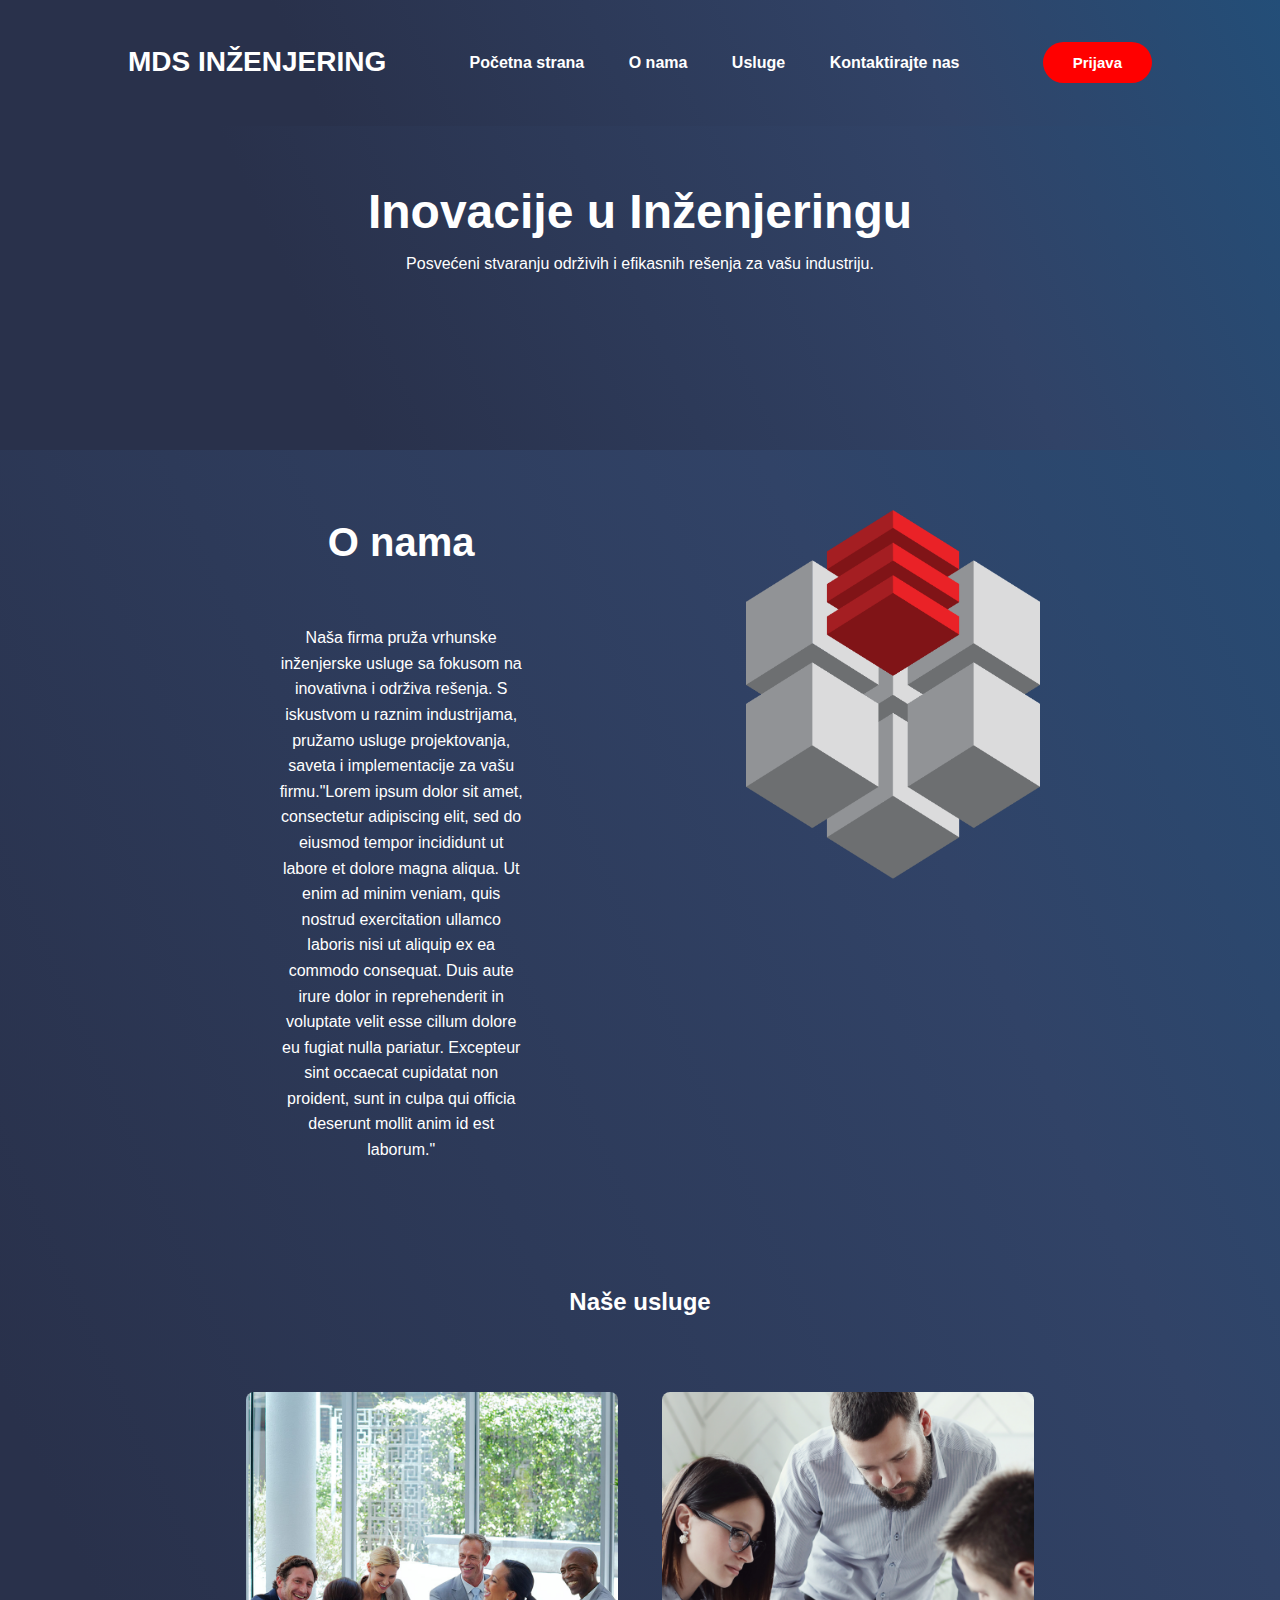
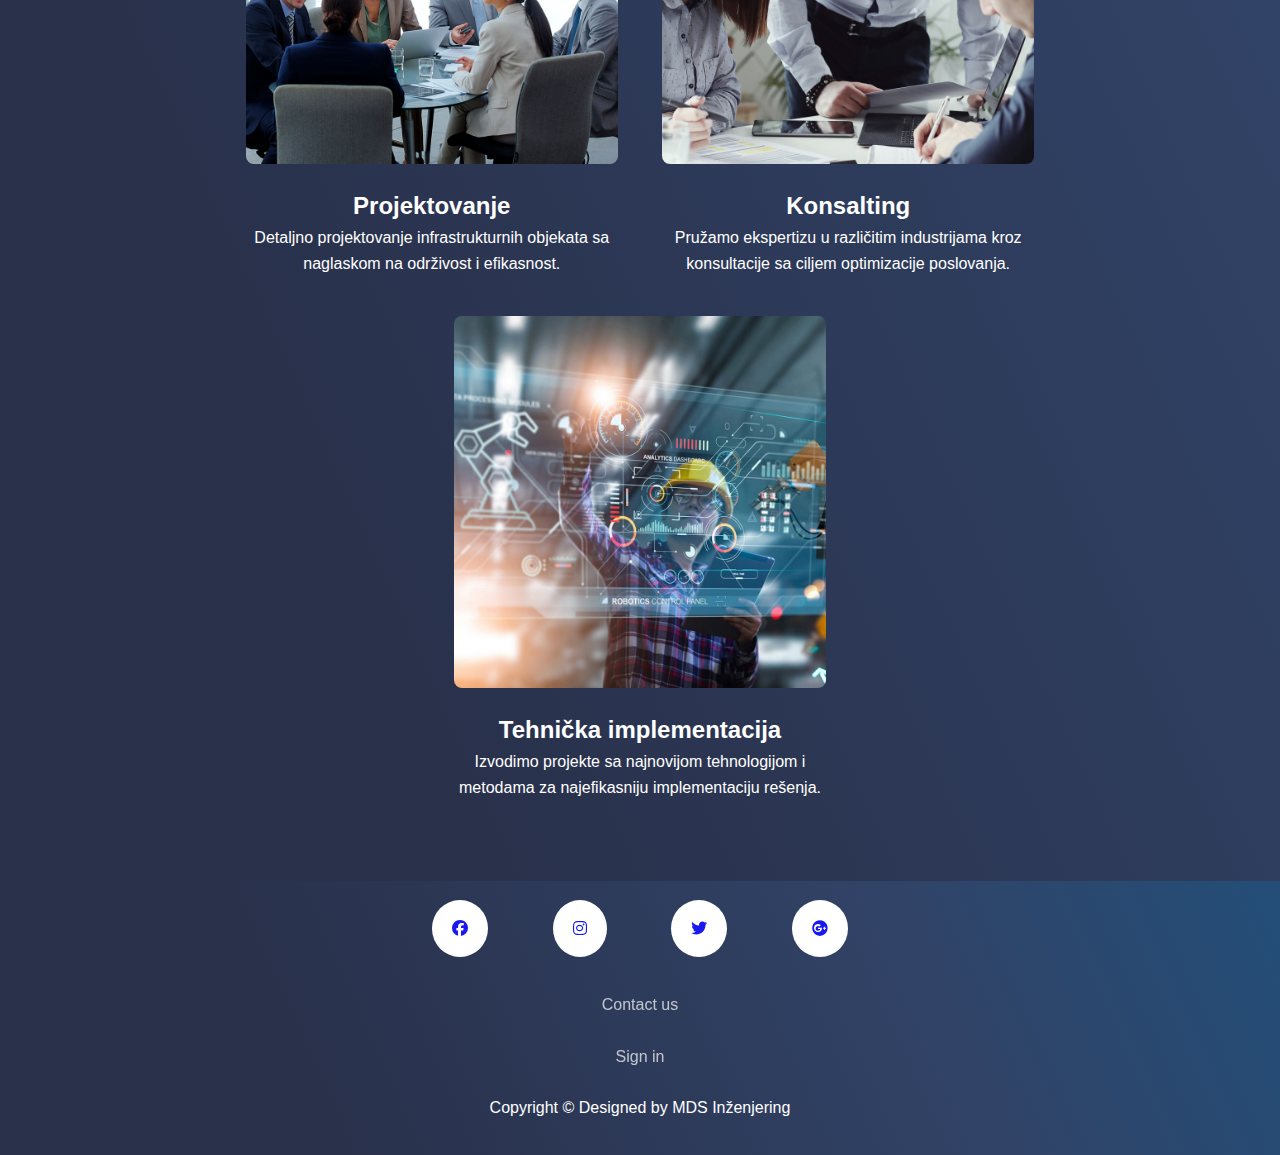
<file: stranica 1/index.html>
<!DOCTYPE html>
<html lang="en">
<head>
    <meta charset="UTF-8">
    <meta name="viewport" content="width=device-width, initial-scale=1.0">
    <title>Početna - Inženjerska Firma</title>
    <link rel="stylesheet" href="styles.css">
    <link rel="stylesheet" href="https://cdnjs.cloudflare.com/ajax/libs/font-awesome/6.7.2/css/all.min.css" 
    integrity="sha512-Evv84Mr4kqVGRNSgIGL/F/aIDqQb7xQ2vcrdIwxfjThSH8CSR7PBEakCr51Ck+w+/U6swU2Im1vVX0SVk9ABhg==" 
    crossorigin="anonymous" referrerpolicy="no-referrer" />
</head>
<body>
    <header>
        <nav>
   
           <h2 class="logo">MDS Inženjering</h2> 
   
           <ul class="linkovi">
   
               <li><a href="#">Početna strana</a></li>
               <li><a href="../stranica 2/index.html">O nama</a></li>
               <li><a href="../stranica 3/index.html">Usluge</a></li>
               <li><a href="../stranica 4/index.html">Kontaktirajte nas</a></li> 
   
           </ul>
   
           <button class="btn" type="button" onclick="location.href='../stranica 5/index.html'">Prijava</button>
   
       </nav>
   </header>


    <section id="home" class="naslov">
        <div class="naslov-sadrzaj">
            <h1>Inovacije u Inženjeringu</h1>
            <p>Posvećeni stvaranju održivih i efikasnih rešenja za vašu industriju.</p>
        </div>
    </section>


    <section id="about" class="about">
        <div class="about-text">
            <h2>O nama</h2>
            <br><br>
            <p>Naša firma pruža vrhunske inženjerske usluge sa fokusom na inovativna i održiva rešenja. S iskustvom u raznim industrijama, 
                pružamo usluge projektovanja, saveta i implementacije za vašu firmu."Lorem ipsum dolor sit amet, consectetur adipiscing 
                elit, sed do eiusmod tempor incididunt ut labore et dolore magna aliqua. Ut enim ad minim veniam, quis nostrud exercitation 
                ullamco laboris nisi ut aliquip ex ea commodo consequat. Duis aute irure dolor in reprehenderit in voluptate velit esse 
                cillum dolore eu fugiat nulla pariatur. Excepteur sint occaecat cupidatat non proident, sunt in culpa qui officia deserunt 
                mollit anim id est laborum."</p>
        </div>
        <div class="about-image">
            <img src="slike/Logo.png" alt="Tim">
        </div>
    </section>

   
    <section id="services" class="services">
        <h2>Naše usluge</h2>
        <br><br>
        <div class="service-item">
            <img src="slike/slider6.jpg" alt="Projektovanje">
            <h3>Projektovanje</h3>
            <p>Detaljno projektovanje infrastrukturnih objekata sa naglaskom na održivost i efikasnost.</p>
        </div>
        <div class="service-item">
            <img src="slike/kon.jpg" alt="Konsalting">
            <h3>Konsalting</h3>
            <p>Pružamo ekspertizu u različitim industrijama kroz konsultacije sa ciljem optimizacije poslovanja.</p>
        </div>
        <div class="service-item">
            <img src="slike/impl.jpg" alt="Tehnička implementacija">
            <h3>Tehnička implementacija</h3>
            <p>Izvodimo projekte sa najnovijom tehnologijom i metodama za najefikasniju implementaciju rešenja.</p>
        </div>
    </section>

    <footer>
        <div class="footerContainer">
            <div class="ikonice">
                <a href="https://facebook.com" target="_blank"><i class="fa-brands fa-facebook"></i></a>
                <a href="https://www.instagram.com/mds_ing/" target="_blank"><i class="fa-brands fa-instagram"></i></a>
                <a href="https://twitter.com" target="_blank"><i class="fa-brands fa-twitter"></i></a>
                <a href="https://support.google.com/answer/2451065?hl=en" target="_blank"><i class="fa-brands fa-google-plus"></i></a>
            </div>
            <br><br><br>
            <div class="navLinks">
                <ul>
                    <li><a href="../stranica 4/index.html" target="_blank">Contact us</a></li>
                    <br>
                    <li><a href="../stranica 5/index.html" target="_blank">Sign in</a></li>
                </ul>
            </div>
    
            <br>
    
            <div class="copyRights">
                <p>Copyright &copy; Designed by MDS Inženjering</p>
            </div>
    
    
        </div>
    
    </footer>

</body>
</html>
</file>
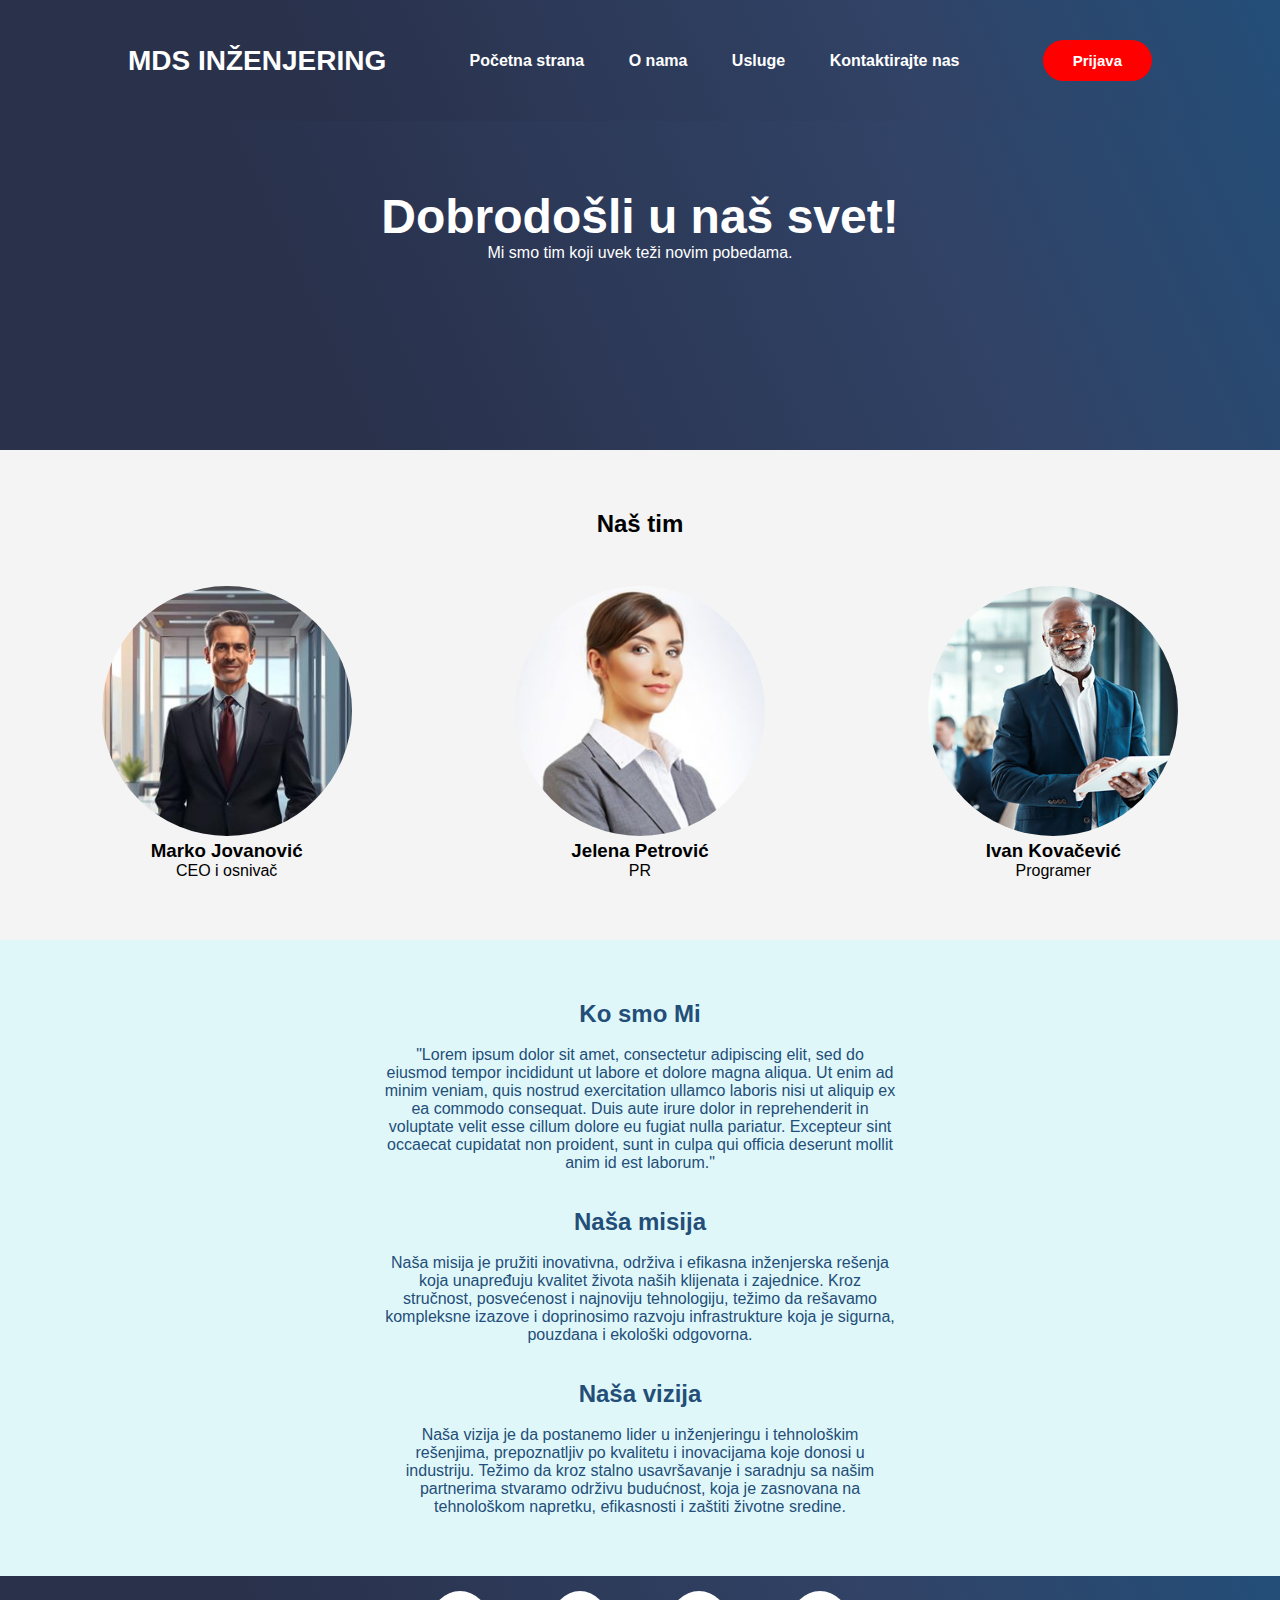
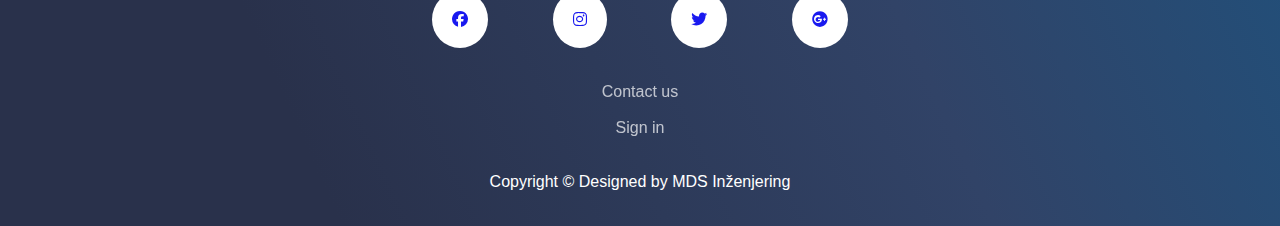
<file: stranica 2/index.html>
<!DOCTYPE html>
<html lang="hr">
<head>
    <meta charset="UTF-8">
    <meta name="viewport" content="width=device-width, initial-scale=1.0">
    <title>About Page</title>
    <link rel="stylesheet" href="style.css">
    <link rel="stylesheet" href="https://cdnjs.cloudflare.com/ajax/libs/font-awesome/6.7.2/css/all.min.css" 
    integrity="sha512-Evv84Mr4kqVGRNSgIGL/F/aIDqQb7xQ2vcrdIwxfjThSH8CSR7PBEakCr51Ck+w+/U6swU2Im1vVX0SVk9ABhg==" 
    crossorigin="anonymous" referrerpolicy="no-referrer" />
</head>
<body>
    <header>
      <div>
        <nav>
   
           <!-- <img src="slike/MDS_LOGO.jpeg.svg" class="logo">-->
   
           <h2 class="logo">MDS Inženjering</h2> 
   
           <ul class="linkovi">
   
               <li><a href="../stranica 1/index.html">Početna strana</a></li>
               <li><a href="#">O nama</a></li>
               <li><a href="../stranica 3/index.html">Usluge</a></li>
               <li><a href="../stranica 4/index.html">Kontaktirajte nas</a></li> 
   
           </ul>
   
           <button class="btn" type="button" onclick="location.href='../stranica 5/index.html'">Prijava</button>
   
       </nav>
    </div>
    </header>

    <section id="section1" class="hero">
        <div class="hero-content">
            <h1>Dobrodošli u naš svet!</h1>
            <p>Mi smo tim koji uvek teži novim pobedama.</p>
        </div>
    </section>

    <section id="section2" class="team">
        <h2>Naš tim</h2>
        <br>
        <div class="team-container">
            <div class="team-member">
                <img src="../stranica 2/slike/man2.jpg" alt="Clan 1">
                <h3>Marko Jovanović</h3>
                <p>CEO i osnivač</p>
            </div>
            <div class="team-member">
                <img src="../stranica 2/slike/woman1.jpg" alt="Clan 2">
                <h3>Jelena Petrović</h3>
                <p>PR</p>
            </div>
            <div class="team-member">
                <img src="../stranica 2/slike/man3.jpg" alt="Clan 3">
                <h3>Ivan Kovačević</h3>
                <p>Programer</p>
            </div>
        </div>
    </section>

    <section id="section3" class="misijaVizija">
        <h2>Ko smo Mi</h2>
        <br>
        <p>"Lorem ipsum dolor sit amet, consectetur adipiscing elit, sed do 
            eiusmod tempor incididunt ut labore et dolore magna aliqua. Ut 
            enim ad minim veniam, quis nostrud exercitation ullamco laboris 
            nisi ut aliquip ex ea commodo consequat. Duis aute irure dolor 
            in reprehenderit in voluptate velit esse cillum dolore eu fugiat 
            nulla pariatur. Excepteur sint occaecat cupidatat non proident, 
            sunt in culpa qui officia deserunt mollit anim id est laborum."
        </p>

        <br>
        <br>

        <h2>Naša misija</h2>
        <br>
        <p>Naša misija je pružiti inovativna, održiva i efikasna inženjerska 
            rešenja koja unapređuju kvalitet života naših klijenata i 
            zajednice. Kroz stručnost, posvećenost i najnoviju tehnologiju, 
            težimo da rešavamo kompleksne izazove i doprinosimo razvoju 
            infrastrukture koja je sigurna, pouzdana i ekološki odgovorna.
        </p>

        <br>
        <br>

        <h2>Naša vizija</h2>
        <br>
        <p>Naša vizija je da postanemo lider u inženjeringu i tehnološkim 
            rešenjima, prepoznatljiv po kvalitetu i inovacijama koje donosi 
            u industriju. Težimo da kroz stalno usavršavanje i saradnju sa 
            našim partnerima stvaramo održivu budućnost, koja je zasnovana 
            na tehnološkom napretku, efikasnosti i zaštiti životne sredine.
        </p>

    </section>

    <footer>
        <div class="footerContainer">
            <div class="ikonice">
                <a href="https://facebook.com" target="_blank"><i class="fa-brands fa-facebook"></i></a>
                <a href="https://www.instagram.com/mds_ing/" target="_blank"><i class="fa-brands fa-instagram"></i></a>
                <a href="https://twitter.com" target="_blank"><i class="fa-brands fa-twitter"></i></a>
                <a href="https://support.google.com/answer/2451065?hl=en" target="_blank"><i class="fa-brands fa-google-plus"></i></a>
            </div>
            <br><br><br><br>

            <div class="navLinks">
                <ul>
                    <li><a href="../stranica 4/index.html" target="_blank">Contact us</a></li>
                    <br>
                    <li><a href="../stranica 5/index.html" target="_blank">Sign in</a></li>
                </ul>
            </div>

            <br>
            <br>

            <div class="copyRights">
                <p>Copyright &copy; Designed by MDS Inženjering</p>
            </div>


        </div>

    </footer>


   
  
   
</body>
</html>
</file>
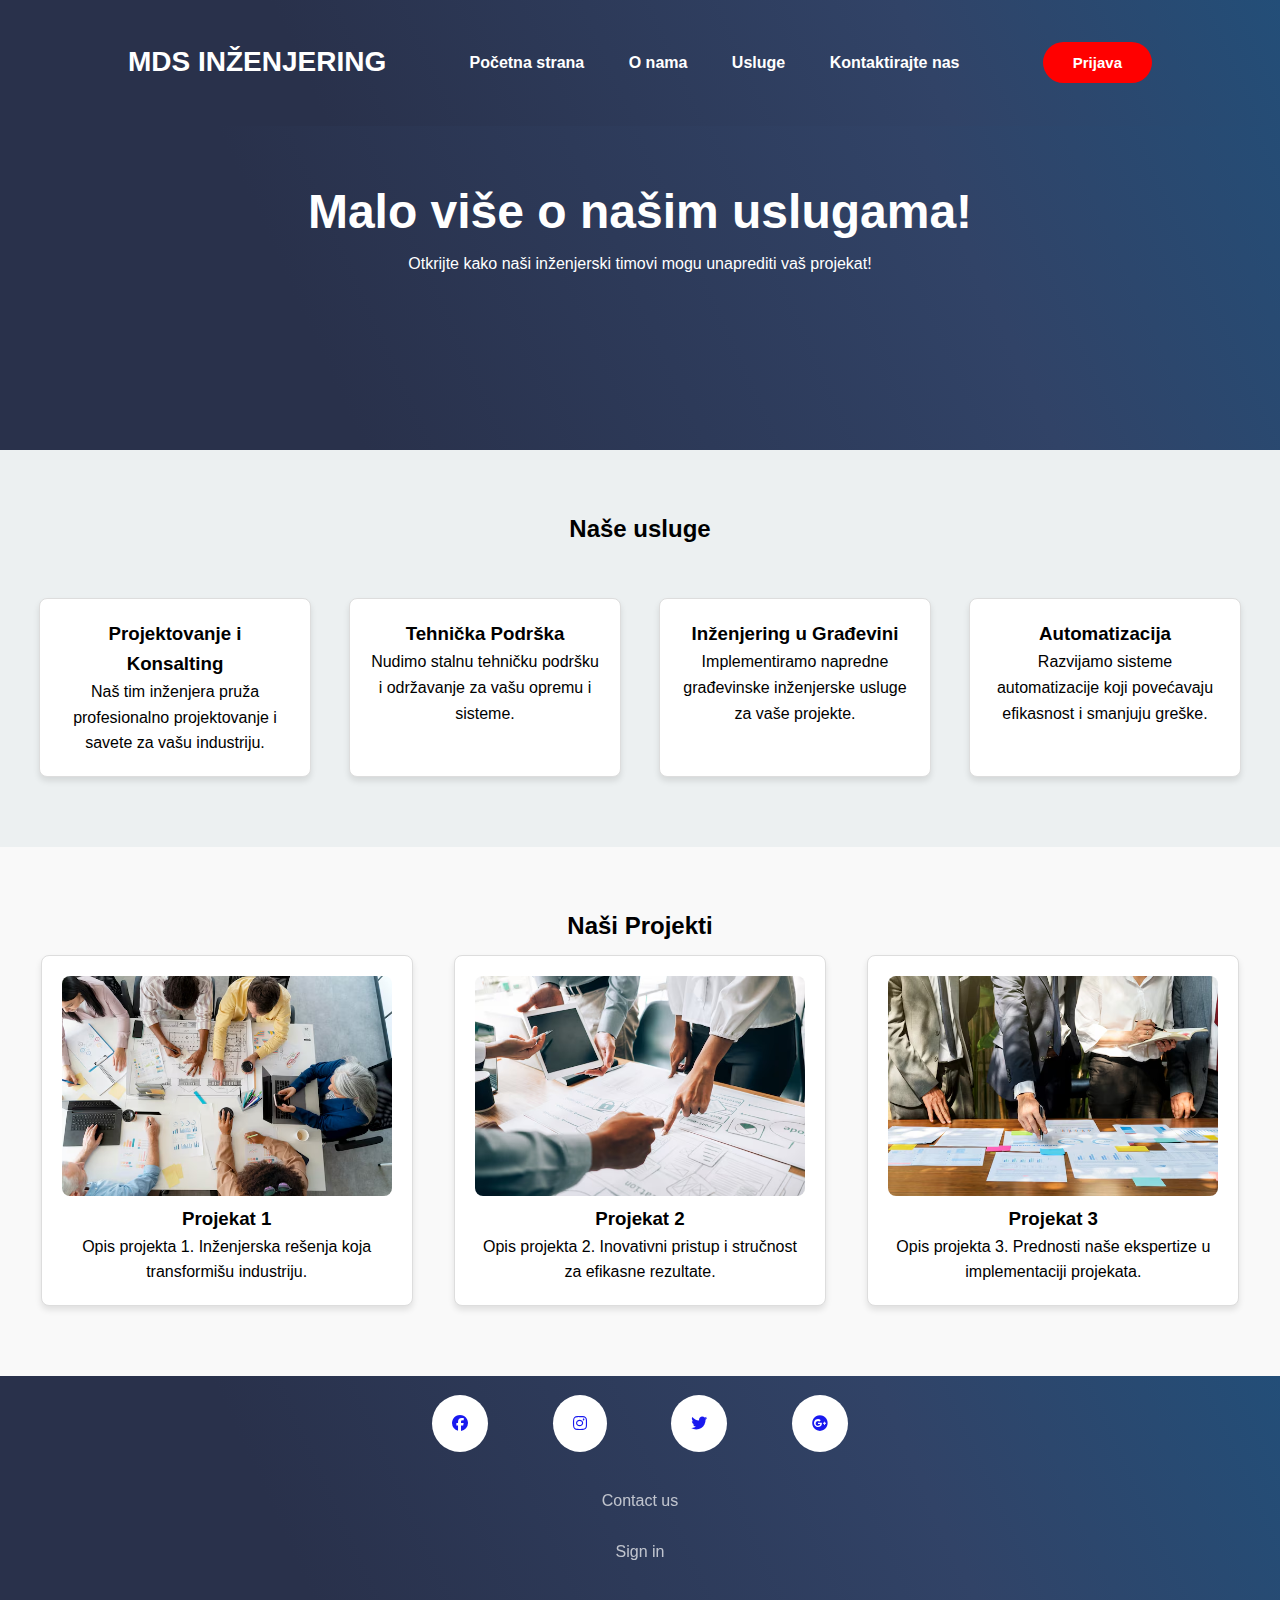
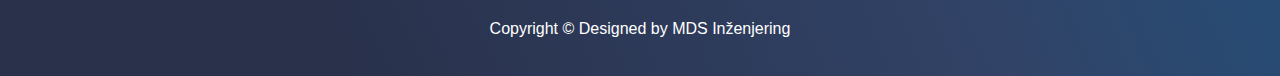
<file: stranica 3/index.html>
<!DOCTYPE html>
<html lang="en">
<head>
    <meta charset="UTF-8">
    <meta name="viewport" content="width=device-width, initial-scale=1.0">
    <title>Naše Usluge - Inženjerska Firma</title>
    <link rel="stylesheet" href="style.css">
    <link rel="stylesheet" href="https://cdnjs.cloudflare.com/ajax/libs/font-awesome/6.7.2/css/all.min.css" 
    integrity="sha512-Evv84Mr4kqVGRNSgIGL/F/aIDqQb7xQ2vcrdIwxfjThSH8CSR7PBEakCr51Ck+w+/U6swU2Im1vVX0SVk9ABhg==" 
    crossorigin="anonymous" referrerpolicy="no-referrer" />
</head>
<body>
    <header>
        <div>
          <nav>
     
             <!-- <img src="slike/MDS_LOGO.jpeg.svg" class="logo">-->
     
             <h2 class="logo">MDS Inženjering</h2> 
     
             <ul class="linkovi">
     
                 <li><a href="../stranica 1/index.html">Početna strana</a></li>
                 <li><a href="../stranica 2/index.html">O nama</a></li>
                 <li><a href="#">Usluge</a></li>
                 <li><a href="../stranica 4/index.html">Kontaktirajte nas</a></li> 
     
             </ul>
     
             <button class="btn" type="button" onclick="location.href='../stranica 5/index.html'">Prijava</button>
     
         </nav>
      </div>
      </header>

    <section id="section1" class="naslov">
        <div class="naslov-sadrzaj">
            <h1>Malo više o našim uslugama!</h1>
            <p>Otkrijte kako naši inženjerski timovi mogu unaprediti vaš projekat!</p>
        </div>
    </section>

    <section id="section2" class="usluge">
        <h2>Naše usluge</h2>
        <div class="usluge-container">
            <div class="service-card" id="service1">
                <h3>Projektovanje i Konsalting</h3>
                <p>Naš tim inženjera pruža profesionalno projektovanje i savete za vašu industriju.</p>
            </div>
            <div class="service-card" id="service2">
                <h3>Tehnička Podrška</h3>
                <p>Nudimo stalnu tehničku podršku i održavanje za vašu opremu i sisteme.</p>
            </div>
            <div class="service-card" id="service3">
                <h3>Inženjering u Građevini</h3>
                <p>Implementiramo napredne građevinske inženjerske usluge za vaše projekte.</p>
            </div>
            <div class="service-card" id="service4">
                <h3>Automatizacija</h3>
                <p>Razvijamo sisteme automatizacije koji povećavaju efikasnost i smanjuju greške.</p>
            </div>
        </div>
    </section>

    <section id="section3" class="projekti">
        <h2>Naši Projekti</h2>
        <div class="projekti-container">
            <div class="project-card">
                <img src="slike/pro1.avif" alt="Project 1">
                <h3>Projekat 1</h3>
                <p>Opis projekta 1. Inženjerska rešenja koja transformišu industriju.</p>
            </div>
            <div class="project-card">
                <img src="slike/pro2.avif" alt="Project 2">
                <h3>Projekat 2</h3>
                <p>Opis projekta 2. Inovativni pristup i stručnost za efikasne rezultate.</p>
            </div>
            <div class="project-card">
                <img src="slike/pro3.avif" alt="Project 3">
                <h3>Projekat 3</h3>
                <p>Opis projekta 3. Prednosti naše ekspertize u implementaciji projekata.</p>
            </div>
        </div>
    </section>

    <footer>
        <div class="footerContainer">
            <div class="ikonice">
                <a href="https://facebook.com" target="_blank"><i class="fa-brands fa-facebook"></i></a>
                <a href="https://www.instagram.com/mds_ing/" target="_blank"><i class="fa-brands fa-instagram"></i></a>
                <a href="https://twitter.com" target="_blank"><i class="fa-brands fa-twitter"></i></a>
                <a href="https://support.google.com/answer/2451065?hl=en" target="_blank"><i class="fa-brands fa-google-plus"></i></a>
            </div>
            <br><br><br>
            <div class="navLinks">
                <ul>
                    <li><a href="../stranica 4/index.html" target="_blank" >Contact us</a></li>
                    <br>
                    <li><a href="../stranica 5/index.html" target="_blank" >Sign in</a></li>
                </ul>
            </div>

            <br>
            <br>

            <div class="copyRights">
                <p>Copyright &copy; Designed by MDS Inženjering</p>
            </div>


        </div>

    </footer>

</body>
</html>
</file>
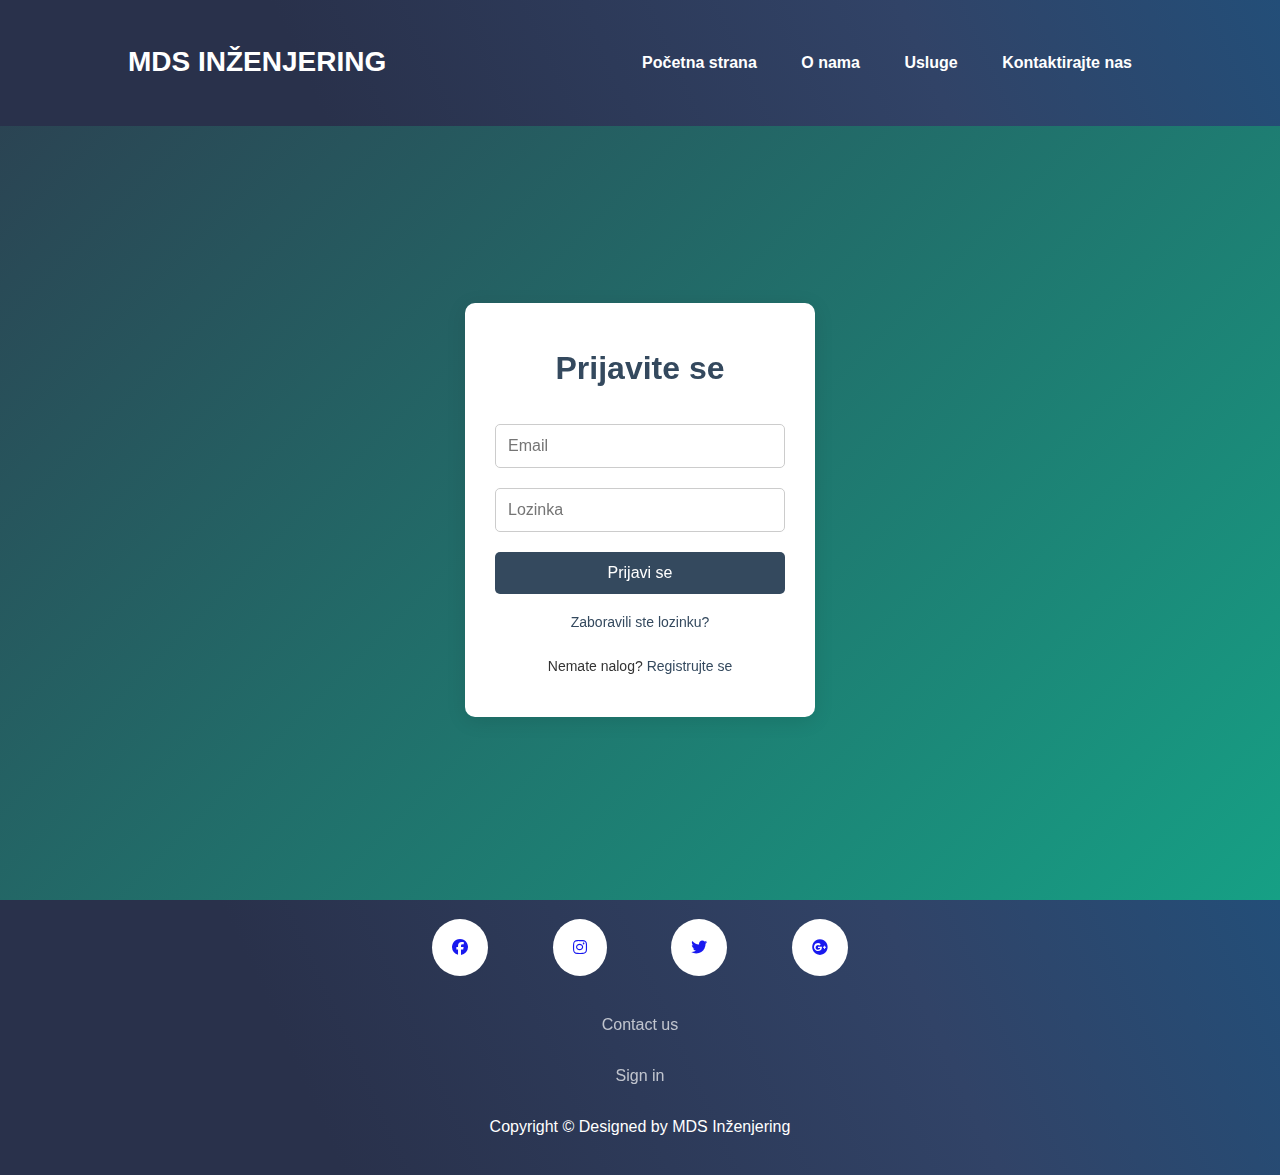
<file: stranica 5/index.html>
<!DOCTYPE html>
<html lang="en">
<head>
    <meta charset="UTF-8">
    <meta name="viewport" content="width=device-width, initial-scale=1.0">
    <title>Sign In - Inženjerska Firma</title>
    <link rel="stylesheet" href="style.css">
    <link rel="stylesheet" href="https://cdnjs.cloudflare.com/ajax/libs/font-awesome/6.7.2/css/all.min.css" 
    integrity="sha512-Evv84Mr4kqVGRNSgIGL/F/aIDqQb7xQ2vcrdIwxfjThSH8CSR7PBEakCr51Ck+w+/U6swU2Im1vVX0SVk9ABhg==" 
    crossorigin="anonymous" referrerpolicy="no-referrer" />
</head>
<body>
    <header>
        <div>
          <nav>
             <h2 class="logo">MDS Inženjering</h2> 
     
             <ul class="linkovi">
     
                 <li><a href="../stranica 1/index.html">Početna strana</a></li>
                 <li><a href="../stranica 2/index.html">O nama</a></li>
                 <li><a href="../stranica 3/index.html">Usluge</a></li>
                 <li><a href="../stranica 4/index.html">Kontaktirajte nas</a></li> 
     
             </ul>
     
         </nav>
      </div>
      </header>

    <section class="signin">
        <div class="signin-container" style="z-index: 1000 !important;">
            <h2>Prijavite se</h2>
            <form id="signinForm">
                <input type="email" id="email" placeholder="Email" required>
                <input type="password" id="password" placeholder="Lozinka" required>
                <button type="submit">Prijavi se</button>
            </form>
            <div class="forgot-password">
                <a href="#">Zaboravili ste lozinku?</a> <!--ovde bi bila nova stranica za reset passworda-->
            </div>
            <div class="signin-footer">
                <p>Nemate nalog? <a href="#">Registrujte se</a></p> <!--ovde bi bila nova stranica registraciju-->
            </div>
        </div>
    </section>

    <footer>
        <div class="footerContainer">
            <div class="ikonice">
                <a href="https://facebook.com" target="_blank"><i class="fa-brands fa-facebook"></i></a>
                <a href="https://www.instagram.com/mds_ing/" target="_blank"><i class="fa-brands fa-instagram"></i></a>
                <a href="https://twitter.com" target="_blank"><i class="fa-brands fa-twitter"></i></a>
                <a href="https://support.google.com/answer/2451065?hl=en" target="_blank"><i class="fa-brands fa-google-plus"></i></a>
            </div>
            <br><br><br>

            <div class="navLinks">
                <ul>
                    <li><a href="../stranica 4/index.html" target="_blank">Contact us</a></li>
                    <br>
                    <li><a href="../stranica 5/index.html" target="_blank">Sign in</a></li>
                </ul>
            </div>

            <br>

            <div class="copyRights">
                <p>Copyright &copy; Designed by MDS Inženjering</p>
            </div>


        </div>

    </footer>

    <script src="script.js"></script>
</body>
</html>
</file>
<file: stranica 1/styles.css>
*{
    margin: 0;
    padding: 0;
    box-sizing: border-box;
    font-family: sans-serif;
    list-style: none;
    text-decoration: none;
    
}

body {
    font-family: 'Arial', sans-serif;
    line-height: 1.6;
    background: linear-gradient(245.59deg, #234e78 0%, #314367 28.53%, #29314b 75.52%);
}

header{
    position: fixed;
    height: 100vh;
    width: 100%;
    background-size: contain;
    background-position: center;
}

nav{
    background: linear-gradient(245.59deg, #234e78 0%, #314367 28.53%, #29314b 75.52%);
    display: flex;
    align-items: center;
    justify-content: space-between;
    padding-top: 40px;
    padding-left: 10%;
    padding-right: 10%;
    padding-bottom: 40px;
}

.logo{
    color: white;
    font-size: 28px;
    text-transform: uppercase;
    cursor: pointer;
}

.linkovi li{
    list-style: none;
    display: inline-block;
    padding: 10px 20px;
    
}

.linkovi a{
    color: white;
    text-decoration: none;
    font-weight: bold;
}

.linkovi a:hover{
    color: red;
    transition: .3s;
}

.btn{
    border: none;
    background: red;
    padding: 12px 30px;
    border-radius: 30px;
    color: white;
    font-weight: bold;
    font-size: 15px;
    transition: .4s;
}

.btn:hover{
    transform: scale(1.1);
}

.naslov {
    background: linear-gradient(245.59deg, #234e78 0%, #314367 28.53%, #29314b 75.52%);
    height: 50vh;
    display: flex;
    justify-content: center;
    align-items: center;
    color: white;
    text-align: center;
}

.naslov-sadrzaj h1 {
    font-size: 3em;
}


.about {
    text-align: center;
    color: white;
    display: flex;
    padding: 60px 20px;
    margin-left: 20%;
}

.about-text {
    width: 30%;
}

.about-text h2 {
    font-size: 2.5em;
}

.about-image img {
    max-width: 40%;
    border-radius: 8px;
}

.services {
    color: white;
    padding: 60px 20px;
    text-align: center;
}

.service-item {
    display: inline-block;
    width: 30%;
    margin: 20px;
}

.service-item img {
    max-width: 100%;
    border-radius: 8px;
}

.service-item h3 {
    margin-top: 15px;
    font-size: 1.5em;
}

footer {
    text-align: center;
    background-color: #333;
    color: #fff;
    padding: 15px 0;
}

footer{
    background: linear-gradient(245.59deg, #234e78 0%, #314367 28.53%, #29314b 75.52%);
}

.footerContainer{
    width: 100%;
    padding: 20px 30px 20px;
}

.ikonice{
    display: inline-block;
    justify-content: center;
}

.ikonice a{
    text-decoration: none;
    padding: 20px;
    background-color: white;
    margin: 30px;
    border-radius: 50%;
}

.ikonice a i{
    font-size: 1em;
    color: linear-gradient(245.59deg, #234e78 0%, #314367 28.53%, #29314b 75.52%);
    opacity: 0.9;
}

.ikonice a:hover{
    background-color: linear-gradient(245.59deg, #234e78 0%, #314367 28.53%, #29314b 75.52%);
    transition: 0.5s;
}

.ikonice a:hover i{
    color: red;
    transition: 0.9s;
}

.navLinks ul li a{
    color: white;
    margin: 20px;
    text-decoration: none;
    font-size: 1em;
    opacity: 0.7;
    transition: 0.5s;
}
</file>
<file: stranica 2/style.css>
*{
    margin: 0;
    padding: 0;
    box-sizing: border-box;
    font-family: sans-serif;
    list-style: none;
    text-decoration: none;
    
}

body{
    
    background: linear-gradient(245.59deg, #234e78 0%, #314367 28.53%, #29314b 75.52%);
}

header{
    position: fixed;
    height: 100vh;
    width: 100%;
    background-size: contain;
    background-position: center;
}

nav{
    background: linear-gradient(245.59deg, #234e78 0%, #314367 28.53%, #29314b 75.52%);
    display: flex;
    align-items: center;
    justify-content: space-between;
    padding-top: 40px;
    padding-left: 10%;
    padding-right: 10%;
    padding-bottom: 40px;
}

.logo{
    color: white;
    font-size: 28px;
    text-transform: uppercase;
    cursor: pointer;
}

.linkovi li{
    list-style: none;
    display: inline-block;
    padding: 10px 20px;
    
}

.linkovi a{
    color: white;
    text-decoration: none;
    font-weight: bold;
}

.linkovi a:hover{
    color: red;
    transition: .3s;
}

.btn{
    border: none;
    background: red;
    padding: 12px 30px;
    border-radius: 30px;
    color: white;
    font-weight: bold;
    font-size: 15px;
    transition: .4s;
}

.btn:hover{
    transform: scale(1.1);
}

.hero {
    background: linear-gradient(245.59deg, #234e78 0%, #314367 28.53%, #29314b 75.52%);
    height: 50vh;
    display: flex;
    justify-content: center;
    align-items: center;
    color: #fff;
    text-align: center;
}

.hero h1 {
    font-size: 3em;
}

section {
    padding: 60px 20px;
    text-align: center;
}

.team {
    background-color: #f4f4f4;
}

.team-container {
    display: flex;
    justify-content: space-around;
    margin-top: 30px;
}

.team-member {
    text-align: center;
}

.team-member img {
    border-radius: 50%;
    width: 250px;
    height: 250px;
}

.misijaVizija {
    background-color: #e0f7fa;
    color: #234e78;
    padding-left: 30%;
    padding-right: 30%;
}

footer {
    text-align: center;
    background-color: #333;
    color: #fff;
    padding: 15px 0;
}

footer{
    background: linear-gradient(245.59deg, #234e78 0%, #314367 28.53%, #29314b 75.52%);
}

.footerContainer{
    width: 100%;
    padding: 20px 30px 20px;
}

.ikonice{
    display: inline-block;
    justify-content: center;
}

.ikonice a{
    text-decoration: none;
    padding: 20px;
    background-color: white;
    margin: 30px;
    border-radius: 50%;
}

.ikonice a i{
    font-size: 1em;
    color: linear-gradient(245.59deg, #234e78 0%, #314367 28.53%, #29314b 75.52%);
    opacity: 0.9;
}

.ikonice a:hover{
    background-color: linear-gradient(245.59deg, #234e78 0%, #314367 28.53%, #29314b 75.52%);
    transition: 0.5s;
}

.ikonice a:hover i{
    color: red;
    transition: 0.9s;
}

.navLinks ul li a{
    color: white;
    margin: 20px;
    text-decoration: none;
    font-size: 1em;
    opacity: 0.7;
    transition: 0.5s;
}
</file>
<file: stranica 3/style.css>
*{
    margin: 0;
    padding: 0;
    box-sizing: border-box;
    font-family: sans-serif;
    list-style: none;
    text-decoration: none;
    
}

body {
    font-family: 'Arial', sans-serif;
    line-height: 1.6;
    background: linear-gradient(245.59deg, #234e78 0%, #314367 28.53%, #29314b 75.52%);
}

header{
    position: fixed;
    height: 100vh;
    width: 100%;
    background-size: contain;
    background-position: center;
}

nav{
    background: linear-gradient(245.59deg, #234e78 0%, #314367 28.53%, #29314b 75.52%);
    display: flex;
    align-items: center;
    justify-content: space-between;
    padding-top: 40px;
    padding-left: 10%;
    padding-right: 10%;
    padding-bottom: 40px;
}

.logo{
    color: white;
    font-size: 28px;
    text-transform: uppercase;
    cursor: pointer;
}

.linkovi li{
    list-style: none;
    display: inline-block;
    padding: 10px 20px;
    
}

.linkovi a{
    color: white;
    text-decoration: none;
    font-weight: bold;
}

.linkovi a:hover{
    color: red;
    transition: .3s;
}

.btn{
    border: none;
    background: red;
    padding: 12px 30px;
    border-radius: 30px;
    color: white;
    font-weight: bold;
    font-size: 15px;
    transition: .4s;
}

.btn:hover{
    transform: scale(1.1);
}

.naslov {
    background: linear-gradient(245.59deg, #234e78 0%, #314367 28.53%, #29314b 75.52%);
    height: 50vh;
    display: flex;
    justify-content: center;
    align-items: center;
    color: white;
    text-align: center;
}

.naslov-sadrzaj h1 {
    font-size: 3em;
}

.usluge {
    background-color: #ecf0f1;
    padding: 60px 20px;
    text-align: center;
}

.usluge-container {
    display: flex;
    justify-content: space-around;
    margin-top: 40px;
    flex-wrap: wrap;
}

.service-card {
    background-color: #fff;
    border: 1px solid #ddd;
    border-radius: 8px;
    width: 22%;
    padding: 20px;
    margin: 10px;
    transition: transform 0.3s ease;
    box-shadow: 0 4px 6px rgba(0,0,0,0.1);
}

.service-card:hover {
    transform: translateY(-10px);
}

.projekti {
    text-align: center;
    background-color: #f9f9f9;
    padding: 60px 20px;
}

.projekti-container {
    display: flex;
    justify-content: space-around;
    flex-wrap: wrap;
}

.project-card {
    background-color: #fff;
    border: 1px solid #ddd;
    border-radius: 8px;
    width: 30%;
    padding: 20px;
    margin: 10px;
    box-shadow: 0 4px 6px rgba(0,0,0,0.1);
}

.project-card img {
    width: 100%;
    height: auto;
    border-radius: 8px;
}

footer {
    text-align: center;
    background-color: #333;
    color: #fff;
    padding: 15px 0;
}

footer{
    background: linear-gradient(245.59deg, #234e78 0%, #314367 28.53%, #29314b 75.52%);
}

.footerContainer{
    width: 100%;
    padding: 20px 30px 20px;
}

.ikonice{
    display: inline-block;
    justify-content: center;
}

.ikonice a{
    text-decoration: none;
    padding: 20px;
    background-color: white;
    margin: 30px;
    border-radius: 50%;
}

.ikonice a i{
    font-size: 1em;
    color: linear-gradient(245.59deg, #234e78 0%, #314367 28.53%, #29314b 75.52%);
    opacity: 0.9;
}

.ikonice a:hover{
    background-color: linear-gradient(245.59deg, #234e78 0%, #314367 28.53%, #29314b 75.52%);
    transition: 0.5s;
}

.ikonice a:hover i{
    color: red;
    transition: 0.9s;
}

.navLinks ul li a{
    color: white;
    margin: 20px;
    text-decoration: none;
    font-size: 1em;
    opacity: 0.7;
    transition: 0.5s;
}
</file>
<file: stranica 5/style.css>
*{
    margin: 0;
    padding: 0;
    box-sizing: border-box;
    font-family: sans-serif;
    list-style: none;
    text-decoration: none;
    
}

body {
    font-family: 'Arial', sans-serif;
    line-height: 1.6;
    background-color: #ecf0f1;
    color: #333;
}

header{
    position: fixed;
    height: 100vh;
    width: 100%;
    background-size: contain;
    background-position: center;
}

nav{
    background: linear-gradient(245.59deg, #234e78 0%, #314367 28.53%, #29314b 75.52%);
    display: flex;
    align-items: center;
    justify-content: space-between;
    padding-top: 40px;
    padding-left: 10%;
    padding-right: 10%;
    padding-bottom: 40px;
}

.logo{
    color: white;
    font-size: 28px;
    text-transform: uppercase;
    cursor: pointer;
}

.linkovi li{
    list-style: none;
    display: inline-block;
    padding: 10px 20px;
    
}

.linkovi a{
    color: white;
    text-decoration: none;
    font-weight: bold;
}

.linkovi a:hover{
    color: red;
    transition: .3s;
}

.signin {
    display: flex;
    justify-content: center;
    align-items: center;
    height: 100vh;
    background: linear-gradient(135deg, #2c3e50, #16a085);
}

.signin-container {
    margin-top: 120px;
    background-color: #fff;
    padding: 40px 30px;
    border-radius: 10px;
    box-shadow: 0 4px 20px rgba(0, 0, 0, 0.1);
    width: 350px;
    text-align: center;
}

.signin-container h2 {
    margin-bottom: 20px;
    font-size: 2em;
    color: #34495e;
}

form input {
    width: 100%;
    padding: 12px;
    margin: 10px 0;
    border: 1px solid #ccc;
    border-radius: 5px;
    font-size: 16px;
}

form button {
    width: 100%;
    padding: 12px;
    margin-top: 10px;
    background-color: #34495e;
    color: white;
    border: none;
    border-radius: 5px;
    font-size: 16px;
    cursor: pointer;
    transition: background-color 0.3s;
}

form button:hover {
    background-color: #2c3e50;
}

.forgot-password {
    margin-top: 15px;
}

.forgot-password a {
    color: #34495e;
    text-decoration: none;
    font-size: 14px;
}

.forgot-password a:hover {
    text-decoration: underline;
}

.signin-footer {
    margin-top: 20px;
}

.signin-footer p {
    font-size: 14px;
}

.signin-footer a {
    color: #34495e;
    text-decoration: none;
}

.signin-footer a:hover {
    text-decoration: underline;
}

footer {
    text-align: center;
    background-color: #333;
    color: #fff;
    padding: 15px 0;
}

footer{
    background: linear-gradient(245.59deg, #234e78 0%, #314367 28.53%, #29314b 75.52%);
}

.footerContainer{
    width: 100%;
    padding: 20px 30px 20px;
}

.ikonice{
    display: inline-block;
    justify-content: center;
}

.ikonice a{
    text-decoration: none;
    padding: 20px;
    background-color: white;
    margin: 30px;
    border-radius: 50%;
}

.ikonice a i{
    font-size: 1em;
    color: linear-gradient(245.59deg, #234e78 0%, #314367 28.53%, #29314b 75.52%);
    opacity: 0.9;
}

.ikonice a:hover{
    background-color: linear-gradient(245.59deg, #234e78 0%, #314367 28.53%, #29314b 75.52%);
    transition: 0.5s;
}

.ikonice a:hover i{
    color: red;
    transition: 0.9s;
}

.navLinks ul li a{
    color: white;
    margin: 20px;
    text-decoration: none;
    font-size: 1em;
    opacity: 0.7;
    transition: 0.5s;
}
</file>
